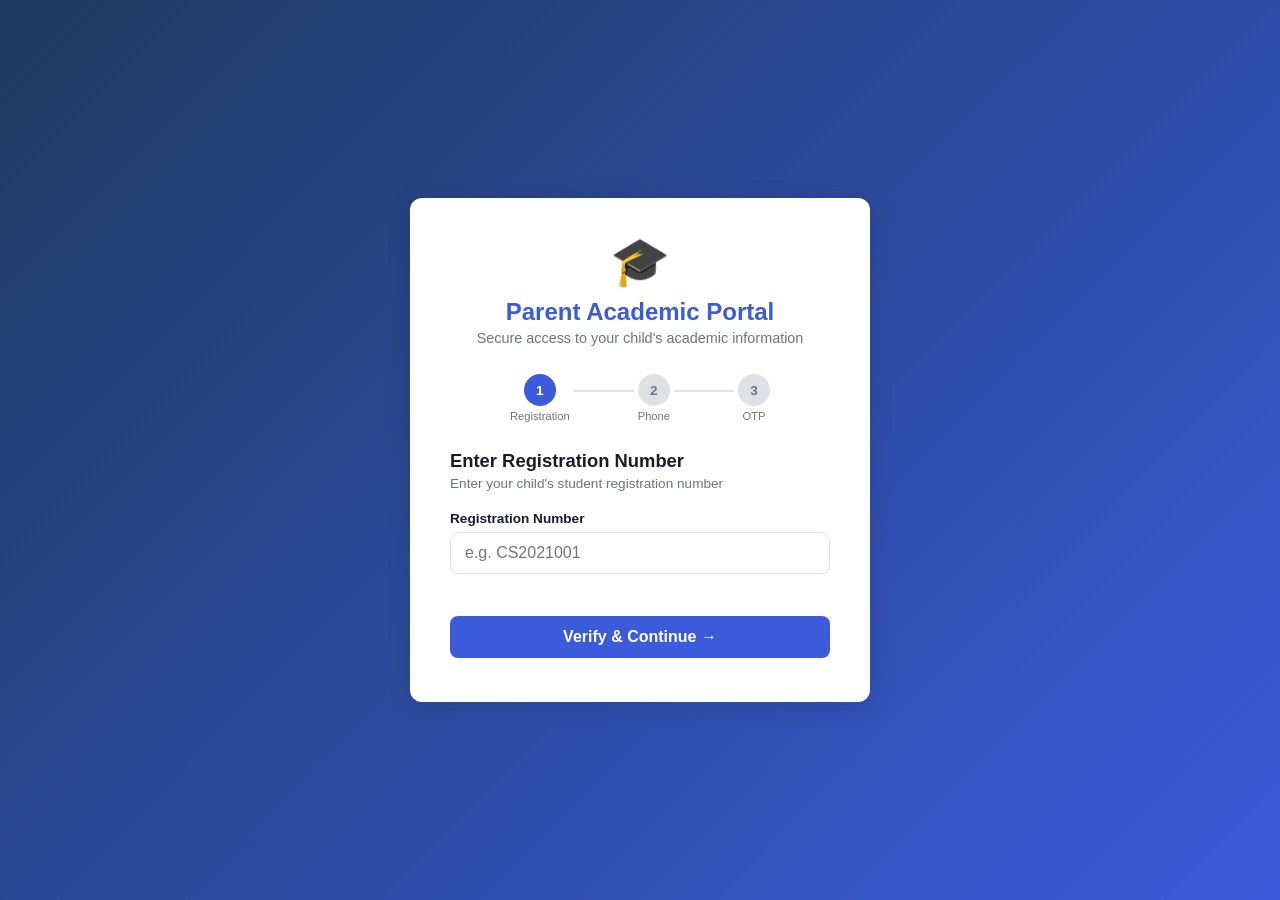
<file: templates/index.html>
<!DOCTYPE html>
<html lang="en">
<head>
  <meta charset="UTF-8"/>
  <meta name="viewport" content="width=device-width, initial-scale=1.0"/>
  <title>Parent Portal – Login</title>
  <link rel="stylesheet" href="/static/style.css"/>
</head>
<body class="login-page">

  <div class="login-card">
    <!-- Header -->
    <div class="login-header">
      <div class="logo">🎓</div>
      <h1>Parent Academic Portal</h1>
      <p>Secure access to your child's academic information</p>
    </div>

    <!-- Step Indicator -->
    <div class="steps">
      <div class="step active" id="step-dot-1"><span>1</span><small>Registration</small></div>
      <div class="step-line"></div>
      <div class="step" id="step-dot-2"><span>2</span><small>Phone</small></div>
      <div class="step-line"></div>
      <div class="step" id="step-dot-3"><span>3</span><small>OTP</small></div>
    </div>

    <!-- Step 1: Registration Number -->
    <div class="step-panel active" id="panel-1">
      <h2>Enter Registration Number</h2>
      <p class="hint">Enter your child's student registration number</p>
      <div class="input-group">
        <label for="reg_number">Registration Number</label>
        <input type="text" id="reg_number" placeholder="e.g. CS2021001" maxlength="20" autocomplete="off"/>
      </div>
      <div class="error-msg" id="err-1"></div>
      <button class="btn-primary" id="btn-reg" onclick="verifyRegistration()">Verify &amp; Continue →</button>
    </div>

    <!-- Step 2: Phone Number -->
    <div class="step-panel" id="panel-2">
      <h2>Verify Phone Number</h2>
      <p class="hint">Select or enter the registered mobile number</p>

      <!-- Registered number buttons (populated by JS) -->
      <div id="contact-options" style="display:none; margin-bottom:14px;">
        <p style="font-size:.82rem; font-weight:600; margin-bottom:8px;">Registered numbers:</p>
        <div id="contact-buttons"></div>
      </div>

      <div class="input-group">
        <label for="phone">Mobile Number</label>
        <input type="tel" id="phone" placeholder="e.g. 9876543210" maxlength="15" autocomplete="off"/>
      </div>
      <div class="error-msg" id="err-2"></div>
      <button class="btn-primary" id="btn-phone" onclick="verifyPhone()">Send OTP →</button>
      <button class="btn-secondary" onclick="goBack(1)">← Back</button>
    </div>

    <!-- Step 3: OTP -->
    <div class="step-panel" id="panel-3">
      <h2>Enter OTP</h2>
      <p class="hint">A 6-digit OTP has been sent to your registered mobile number</p>
      <div class="input-group">
        <label for="otp">One-Time Password</label>
        <input type="text" id="otp" placeholder="Enter 6-digit OTP" maxlength="6" autocomplete="off"/>
      </div>
      <div class="error-msg" id="err-3"></div>
      <button class="btn-primary" id="btn-otp" onclick="verifyOTP()">Login →</button>
      <button class="btn-secondary" onclick="goBack(2)">← Back</button>
    </div>

    <!-- Loading overlay -->
    <div class="loading" id="loading">
      <div class="spinner"></div>
      <p>Verifying...</p>
    </div>
  </div>

  <script src="/static/chat.js"></script>
</body>
</html>
</file>
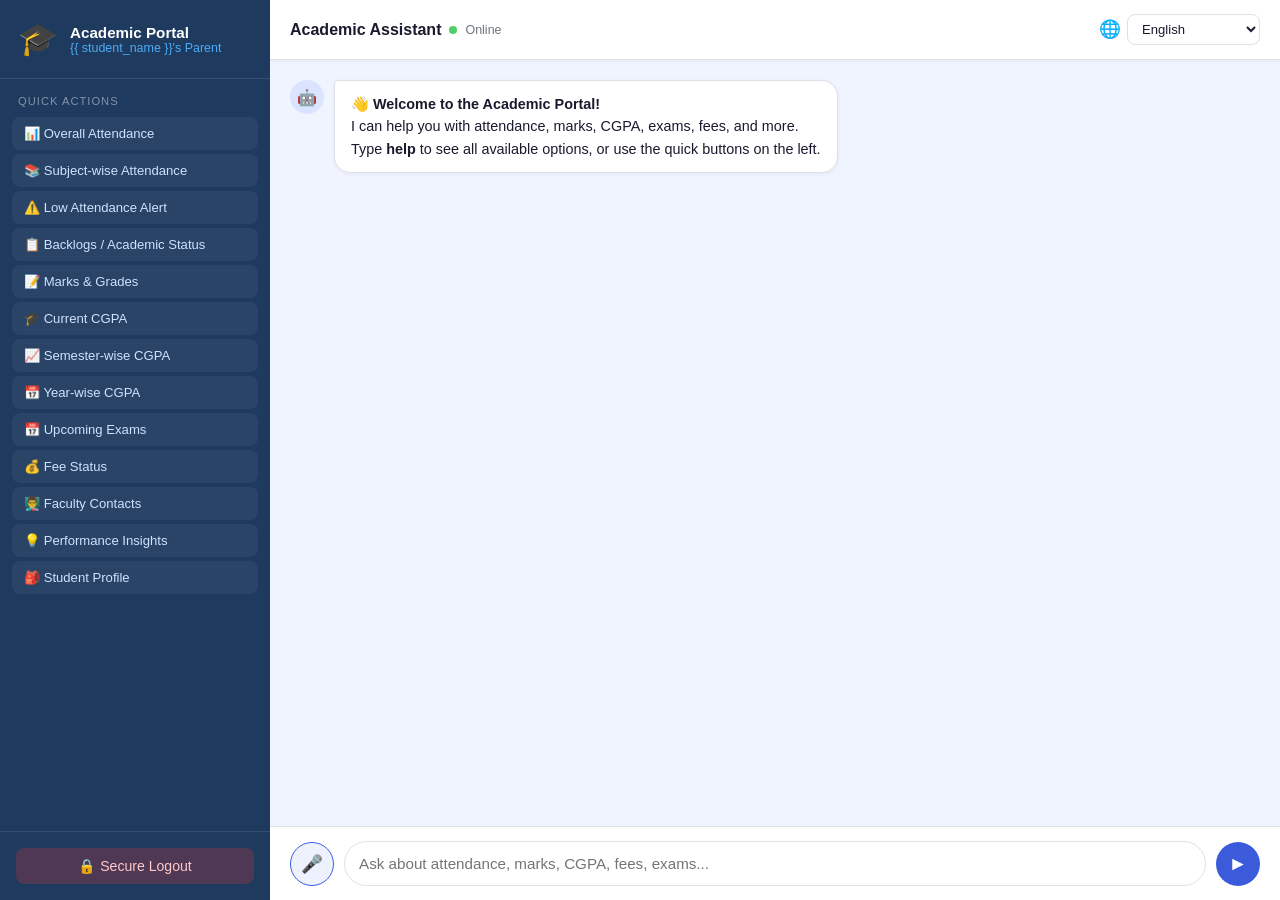
<file: templates/chat.html>
<!DOCTYPE html>
<html lang="en">
<head>
  <meta charset="UTF-8"/>
  <meta name="viewport" content="width=device-width, initial-scale=1.0"/>
  <title>Parent Academic Chatbot</title>
  <link rel="stylesheet" href="/static/style.css"/>
</head>
<body class="chat-page">

  <!-- Sidebar -->
  <aside class="sidebar">
    <div class="sidebar-header">
      <div class="logo">🎓</div>
      <div>
        <div class="portal-name">Academic Portal</div>
        <div class="user-name">{{ student_name }}'s Parent</div>
      </div>
    </div>

    <div class="quick-section">
      <p class="section-label">Quick Actions</p>

      <button class="quick-btn" onclick="sendQuick('overall attendance')">📊 Overall Attendance</button>
      <button class="quick-btn" onclick="sendQuick('subject attendance')">📚 Subject-wise Attendance</button>
      <button class="quick-btn" onclick="sendQuick('low attendance alert')">⚠️ Low Attendance Alert</button>
      <button class="quick-btn" onclick="sendQuick('backlogs')">📋 Backlogs / Academic Status</button>
      <button class="quick-btn" onclick="sendQuick('marks')">📝 Marks &amp; Grades</button>
      <button class="quick-btn" onclick="sendQuick('cgpa')">🎓 Current CGPA</button>
      <button class="quick-btn" onclick="sendQuick('semester cgpa')">📈 Semester-wise CGPA</button>
      <button class="quick-btn" onclick="sendQuick('year cgpa')">📅 Year-wise CGPA</button>
      <button class="quick-btn" onclick="sendQuick('upcoming exams')">📅 Upcoming Exams</button>
      <button class="quick-btn" onclick="sendQuick('fee status')">💰 Fee Status</button>
      <button class="quick-btn" onclick="sendQuick('faculty contacts')">👨‍🏫 Faculty Contacts</button>
      <button class="quick-btn" onclick="sendQuick('performance insights')">💡 Performance Insights</button>
      <button class="quick-btn" onclick="sendQuick('student profile')">🎒 Student Profile</button>
    </div>

    <div class="sidebar-footer">
      <a href="/logout" class="logout-btn">🔒 Secure Logout</a>
    </div>
  </aside>

  <!-- Main Chat Area -->
  <main class="chat-main">
    <div class="chat-topbar">
      <button class="menu-toggle" onclick="toggleSidebar()" title="Toggle Menu">☰</button>
      <div class="topbar-title">
        <span>Academic Assistant</span>
        <span class="online-dot"></span>
        <small>Online</small>
      </div>
      <div class="topbar-actions">
        <label for="lang-select" class="lang-label" title="Choose response language">🌐</label>
        <select id="lang-select" class="lang-select" onchange="setLanguage(this.value)" title="Response language">
          <option value="english">English</option>
          <option value="hindi">हिन्दी (Hindi)</option>
          <option value="telugu">తెలుగు (Telugu)</option>
        </select>
      </div>
    </div>

    <div class="messages" id="messages">
      <!-- Messages injected by JS -->
    </div>

    <div class="chat-input-area">
      <button class="mic-btn" id="mic-btn" onclick="toggleVoice()" title="Voice Input">🎤</button>
      <textarea
        id="user-input"
        placeholder="Ask about attendance, marks, CGPA, fees, exams..."
        rows="1"
        onkeydown="handleKey(event)"
      ></textarea>
      <button class="send-btn" onclick="sendMessage()" title="Send">
        &#9658;
      </button>
    </div>
  </main>

  <script src="/static/chat.js"></script>
</body>
</html>
</file>
<file: static/style.css>
/* ═══════════════════════════════════════════════
   Parent Academic Portal – Stylesheet
   ═══════════════════════════════════════════════ */

*, *::before, *::after { box-sizing: border-box; margin: 0; padding: 0; }

:root {
  --primary:    #3b5bdb;
  --primary-dk: #2f4ac2;
  --accent:     #4dabf7;
  --bg:         #f0f4ff;
  --card-bg:    #ffffff;
  --sidebar-bg: #1e3a5f;
  --sidebar-fg: #cfe2ff;
  --text:       #1a1a2e;
  --muted:      #6c757d;
  --success:    #2f9e44;
  --danger:     #e03131;
  --border:     #dee2e6;
  --radius:     12px;
  --shadow:     0 4px 24px rgba(0,0,0,.12);
}

body { font-family: 'Segoe UI', Tahoma, Geneva, Verdana, sans-serif; background: var(--bg); color: var(--text); min-height: 100vh; }

/* ── LOGIN PAGE ─────────────────────────────────── */

.login-page {
  display: flex;
  align-items: center;
  justify-content: center;
  padding: 24px;
  background: linear-gradient(135deg, #1e3a5f 0%, #3b5bdb 100%);
}

.login-card {
  background: var(--card-bg);
  border-radius: var(--radius);
  box-shadow: var(--shadow);
  width: 100%;
  max-width: 460px;
  padding: 36px 40px;
  position: relative;
  overflow: hidden;
}

.login-header { text-align: center; margin-bottom: 28px; }
.login-header .logo { font-size: 48px; margin-bottom: 8px; }
.login-header h1 { font-size: 1.5rem; color: var(--primary); margin-bottom: 4px; }
.login-header p  { color: var(--muted); font-size: .9rem; }

/* Step indicator */
.steps {
  display: flex;
  align-items: center;
  justify-content: center;
  margin-bottom: 28px;
  gap: 0;
}
.step {
  display: flex;
  flex-direction: column;
  align-items: center;
  gap: 4px;
}
.step span {
  width: 32px; height: 32px;
  border-radius: 50%;
  background: var(--border);
  color: var(--muted);
  display: flex; align-items: center; justify-content: center;
  font-weight: 700; font-size: .85rem;
  transition: background .3s, color .3s;
}
.step small { font-size: .7rem; color: var(--muted); white-space: nowrap; }
.step.active span  { background: var(--primary); color: #fff; }
.step.done span    { background: var(--success);  color: #fff; }
.step-line {
  flex: 1; height: 2px; background: var(--border);
  min-width: 30px; max-width: 60px;
  margin: 0 4px;
  margin-bottom: 14px;
}

/* Step panels */
.step-panel { display: none; }
.step-panel.active { display: block; }
.step-panel h2 { font-size: 1.15rem; margin-bottom: 4px; }
.step-panel .hint { color: var(--muted); font-size: .85rem; margin-bottom: 20px; }

/* Input group */
.input-group { margin-bottom: 14px; }
.input-group label { display: block; font-size: .85rem; font-weight: 600; margin-bottom: 6px; }
.input-group input {
  width: 100%; padding: 11px 14px;
  border: 1.5px solid var(--border);
  border-radius: 8px; font-size: 1rem;
  outline: none; transition: border-color .2s;
}
.input-group input:focus { border-color: var(--primary); }

/* Buttons */
.btn-primary {
  width: 100%; padding: 12px;
  background: var(--primary); color: #fff;
  border: none; border-radius: 8px;
  font-size: 1rem; font-weight: 600;
  cursor: pointer; transition: background .2s;
  margin-bottom: 8px;
}
.btn-primary:hover { background: var(--primary-dk); }
.btn-secondary {
  width: 100%; padding: 10px;
  background: transparent; color: var(--primary);
  border: 1.5px solid var(--primary); border-radius: 8px;
  font-size: .9rem; cursor: pointer;
}
.btn-secondary:hover { background: #eef2ff; }

/* Error / hint */
.error-msg { color: var(--danger); font-size: .85rem; min-height: 20px; margin-bottom: 8px; }

.otp-hint-box {
  background: #fff3cd; border: 1px solid #ffc107;
  border-radius: 8px; padding: 10px 14px;
  margin-bottom: 14px; font-size: .9rem;
}

/* Loading */
.loading {
  display: none;
  position: absolute; inset: 0;
  background: rgba(255,255,255,.85);
  flex-direction: column;
  align-items: center; justify-content: center;
  gap: 12px;
  border-radius: var(--radius);
}
.loading.active { display: flex; }
.spinner {
  width: 36px; height: 36px;
  border: 4px solid var(--border);
  border-top-color: var(--primary);
  border-radius: 50%;
  animation: spin .7s linear infinite;
}
@keyframes spin { to { transform: rotate(360deg); } }

/* ── CHAT PAGE ──────────────────────────────────── */

.chat-page {
  display: flex;
  height: 100vh;
  overflow: hidden;
}

/* Sidebar */
.sidebar {
  width: 270px;
  background: var(--sidebar-bg);
  color: var(--sidebar-fg);
  display: flex;
  flex-direction: column;
  flex-shrink: 0;
  transition: transform .3s;
  overflow-y: auto;
}

.sidebar-header {
  display: flex;
  align-items: center;
  gap: 12px;
  padding: 20px 18px;
  border-bottom: 1px solid rgba(255,255,255,.1);
}
.sidebar-header .logo { font-size: 32px; }
.portal-name { font-weight: 700; font-size: .95rem; color: #fff; }
.user-name   { font-size: .78rem; color: var(--accent); }

.quick-section { padding: 16px 12px; flex: 1; }
.section-label { font-size: .7rem; text-transform: uppercase; letter-spacing: 1px; color: rgba(255,255,255,.45); margin-bottom: 10px; padding: 0 6px; }

.quick-btn {
  display: block; width: 100%;
  text-align: left; padding: 9px 12px;
  background: rgba(255,255,255,.05);
  color: var(--sidebar-fg);
  border: none; border-radius: 8px;
  font-size: .82rem; cursor: pointer;
  margin-bottom: 4px;
  transition: background .2s;
}
.quick-btn:hover { background: rgba(255,255,255,.15); }

.sidebar-footer { padding: 16px; border-top: 1px solid rgba(255,255,255,.1); }
.logout-btn {
  display: block; text-align: center;
  padding: 10px; background: rgba(224,49,49,.25);
  color: #ffc9c9; border-radius: 8px;
  text-decoration: none; font-size: .88rem;
  transition: background .2s;
}
.logout-btn:hover { background: rgba(224,49,49,.45); }

/* Main chat */
.chat-main {
  flex: 1;
  display: flex;
  flex-direction: column;
  background: var(--bg);
  overflow: hidden;
}

.chat-topbar {
  display: flex;
  align-items: center;
  gap: 12px;
  padding: 14px 20px;
  background: var(--card-bg);
  border-bottom: 1px solid var(--border);
  box-shadow: 0 1px 4px rgba(0,0,0,.06);
}
.topbar-title { display: flex; align-items: center; gap: 8px; font-weight: 600; font-size: 1rem; }
.online-dot { width: 8px; height: 8px; border-radius: 50%; background: #51cf66; }
.topbar-title small { color: var(--muted); font-weight: 400; font-size: .78rem; }
.menu-toggle { background: none; border: none; font-size: 1.3rem; cursor: pointer; color: var(--muted); display: none; }

/* Messages */
.messages {
  flex: 1;
  overflow-y: auto;
  padding: 20px;
  display: flex;
  flex-direction: column;
  gap: 14px;
}

.msg { display: flex; align-items: flex-start; gap: 10px; max-width: 85%; }
.msg.bot { align-self: flex-start; }
.msg.user { align-self: flex-end; flex-direction: row-reverse; }

.msg-avatar {
  width: 34px; height: 34px; border-radius: 50%;
  display: flex; align-items: center; justify-content: center;
  font-size: 1rem; flex-shrink: 0;
}
.msg.bot  .msg-avatar { background: #dbe4ff; }
.msg.user .msg-avatar { background: var(--primary); color: #fff; }

.msg-bubble {
  padding: 12px 16px;
  border-radius: 16px;
  font-size: .9rem;
  line-height: 1.55;
  max-width: 100%;
}
.msg.bot  .msg-bubble { background: var(--card-bg); border: 1px solid var(--border); border-top-left-radius: 4px; box-shadow: 0 1px 4px rgba(0,0,0,.06); }
.msg.user .msg-bubble { background: var(--primary); color: #fff; border-top-right-radius: 4px; }

/* Info table inside bot bubble */
.info-table {
  width: 100%; border-collapse: collapse;
  margin-top: 10px; font-size: .82rem;
}
.info-table th {
  background: #eef2ff; color: var(--primary);
  padding: 7px 10px; text-align: left;
  border: 1px solid #c5d0e6;
}
.info-table td { padding: 6px 10px; border: 1px solid var(--border); }
.info-table tr:nth-child(even) td { background: #f8f9fa; }

/* Typing indicator */
.typing { display: flex; align-items: center; gap: 5px; padding: 8px 14px; }
.typing span { width: 8px; height: 8px; background: var(--muted); border-radius: 50%; animation: bounce .9s infinite; }
.typing span:nth-child(2) { animation-delay: .2s; }
.typing span:nth-child(3) { animation-delay: .4s; }
@keyframes bounce { 0%,80%,100%{transform:translateY(0)} 40%{transform:translateY(-8px)} }

/* Input area */
.chat-input-area {
  display: flex;
  align-items: flex-end;
  gap: 10px;
  padding: 14px 20px;
  background: var(--card-bg);
  border-top: 1px solid var(--border);
}
.chat-input-area textarea {
  flex: 1; padding: 11px 14px;
  border: 1.5px solid var(--border);
  border-radius: 24px; font-size: .95rem;
  resize: none; outline: none;
  font-family: inherit; line-height: 1.4;
  max-height: 120px; overflow-y: auto;
  transition: border-color .2s;
}
.chat-input-area textarea:focus { border-color: var(--primary); }
.send-btn {
  width: 44px; height: 44px;
  background: var(--primary); color: #fff;
  border: none; border-radius: 50%;
  font-size: 1.2rem; cursor: pointer;
  display: flex; align-items: center; justify-content: center;
  transition: background .2s, transform .1s;
  flex-shrink: 0;
}
.send-btn:hover  { background: var(--primary-dk); }
.send-btn:active { transform: scale(.93); }

/* Contact selection buttons (phone picker in login) */
.contact-btn {
  display: flex; align-items: center; justify-content: space-between;
  width: 100%; padding: 10px 14px;
  background: #f0f4ff; border: 1.5px solid var(--border);
  border-radius: 8px; font-size: .88rem;
  cursor: pointer; margin-bottom: 8px;
  transition: border-color .2s, background .2s;
  text-align: left;
}
.contact-btn:hover  { background: #dbe4ff; border-color: var(--primary); }
.contact-btn.active { background: #dbe4ff; border-color: var(--primary); font-weight: 600; }
.contact-btn .contact-type {
  font-size: .72rem; background: var(--primary); color: #fff;
  padding: 2px 8px; border-radius: 10px;
}

/* Mic button */
.mic-btn {
  width: 44px; height: 44px;
  background: #eef2ff; color: var(--primary);
  border: 1.5px solid var(--primary); border-radius: 50%;
  font-size: 1.1rem; cursor: pointer;
  display: flex; align-items: center; justify-content: center;
  transition: background .2s, transform .1s;
  flex-shrink: 0;
}
.mic-btn:hover   { background: #dbe4ff; }
.mic-btn.recording {
  background: var(--danger); color: #fff; border-color: var(--danger);
  animation: pulse-mic 1s ease-in-out infinite;
}
@keyframes pulse-mic {
  0%,100% { box-shadow: 0 0 0 0 rgba(224,49,49,.5); }
  50%     { box-shadow: 0 0 0 8px rgba(224,49,49,0); }
}

/* Language selector in topbar */
.topbar-actions { margin-left: auto; display: flex; align-items: center; gap: 6px; }
.lang-label { font-size: 1.1rem; cursor: default; }
.lang-select {
  padding: 6px 10px;
  border: 1.5px solid var(--border); border-radius: 8px;
  font-size: .82rem; background: var(--card-bg);
  color: var(--text); cursor: pointer; outline: none;
  transition: border-color .2s;
}
.lang-select:focus { border-color: var(--primary); }

/* Responsive */
@media (max-width: 680px) {
  .sidebar { position: absolute; left: 0; top: 0; height: 100%; z-index: 100; transform: translateX(-100%); }
  .sidebar.open { transform: translateX(0); }
  .menu-toggle { display: block; }
  .msg { max-width: 95%; }
  .login-card { padding: 28px 20px; }
}
</file>
